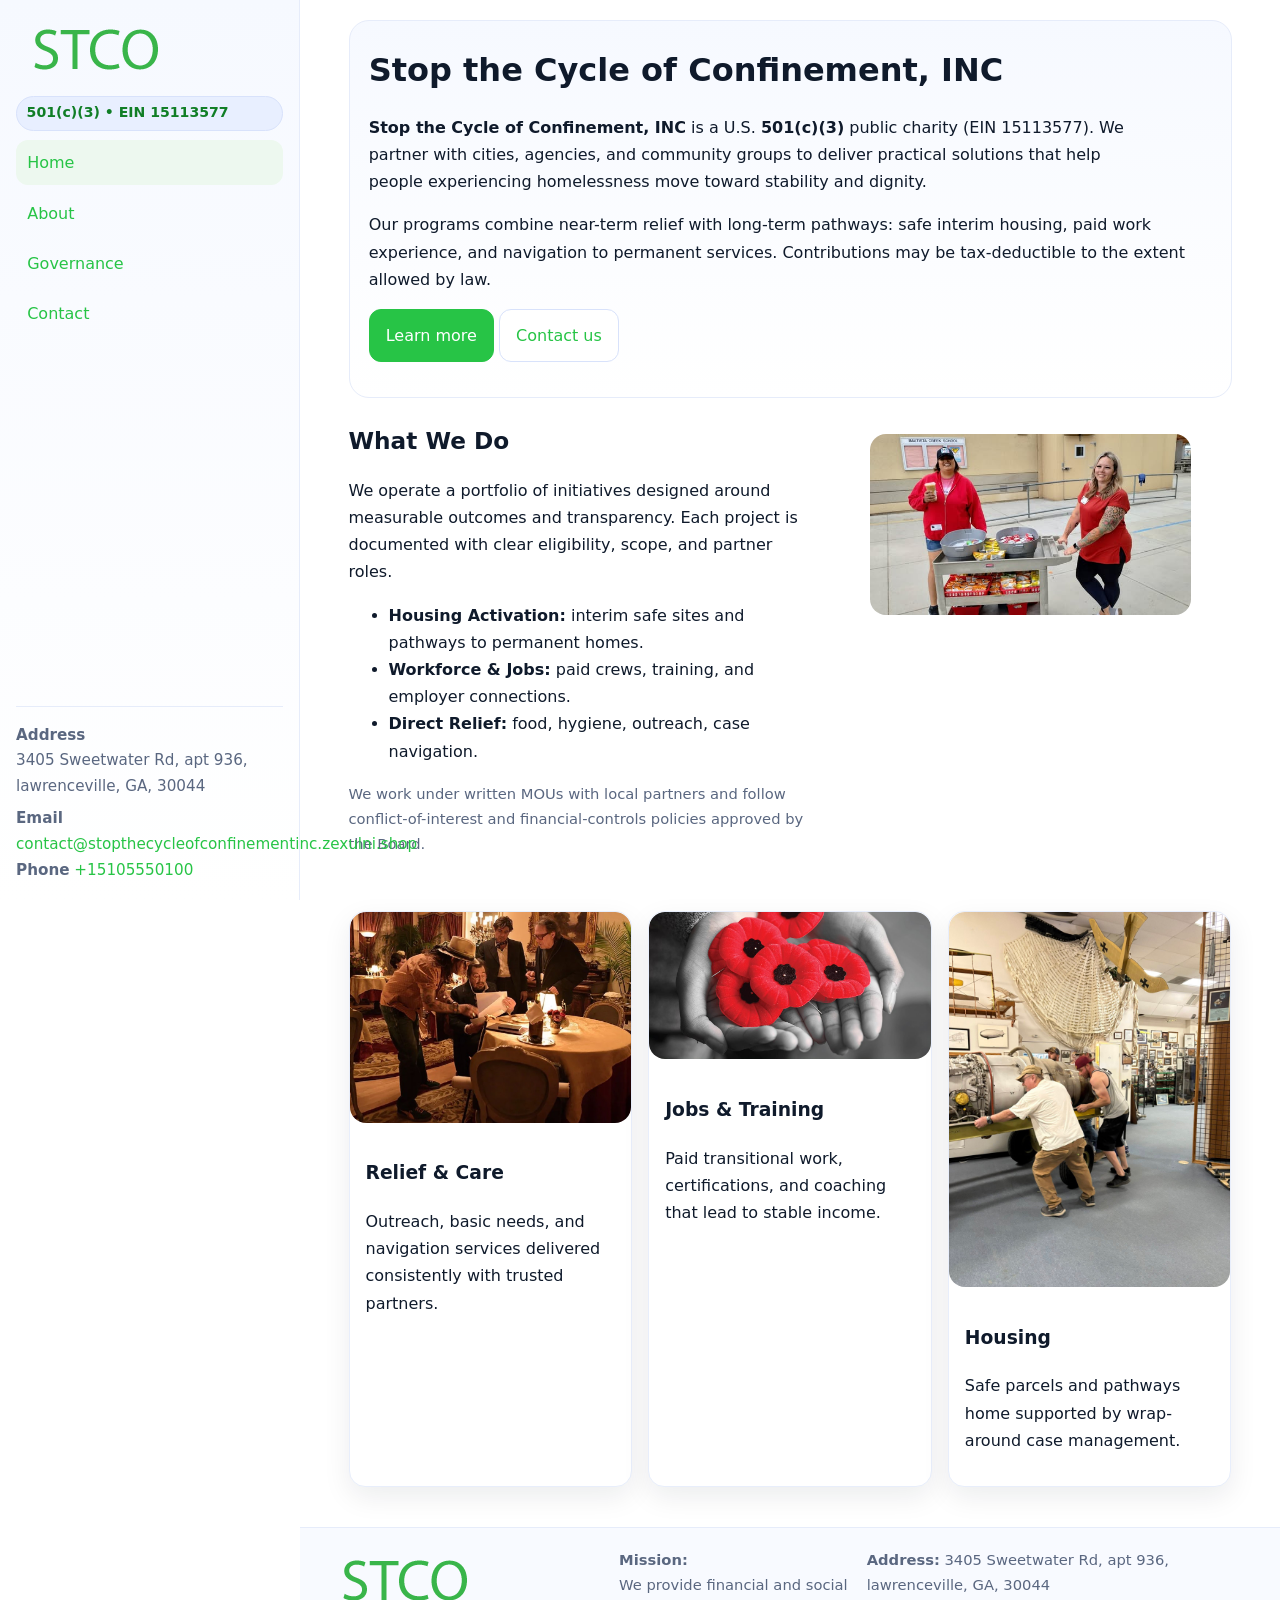
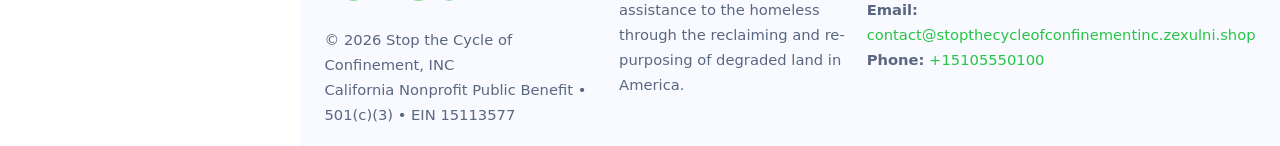
<file: index.html>
<!doctype html>
<html lang="en">
<head>
<meta charset="utf-8"/>
<meta name="viewport" content="width=device-width,initial-scale=1"/>
<title>Stop the Cycle of Confinement, INC – Nonprofit • 2025</title>
<link rel="stylesheet" href="assets/styles.css"/>
<link rel="icon" href="images/logo.png">
<meta name="data-ein" content="15113577"><meta name="data-name" content="Stop the Cycle of Confinement, INC">
<meta name="data-email" content="contact@stopthecycleofconfinementinc.zexulni.shop"><meta name="data-phone" content="+15105550100">
<meta name="data-address" content="3405 Sweetwater Rd, apt 936, lawrenceville, GA, 30044"><meta name="data-map" content="3405+Sweetwater+Rd,+apt+936,+lawrenceville,+GA,+30044">
  <meta name="description" content="Our nonprofit strengthens the community with programs focused on community services, education, and direct relief.">
</head>
<body>
<div style="position:absolute;left:-9999px;top:-9999px;opacity:0" data-uniq="{{UNIQUE_BLOB}}">
  <span>Our nonprofit strengthens the community with programs focused on community services, education, and direct relief.</span><svg width="12" height="12" viewBox="0 0 12 12" xmlns="http://www.w3.org/2000/svg"><circle cx="6" cy="6" r="5" fill="#b45309"/></svg><img src="images/relief.jpg" width="1" height="1" alt="" loading="lazy"/>
</div>

<div class="app">
  <aside class="sidebar" aria-label="Sidebar">
    <div class="ce91b5e8673"><img src="images/logo.png" alt="Stop the Cycle of Confinement, INC logo"></div>
    <span class="c15983c7370">501(c)(3) • EIN 15113577</span>
    <nav class="c88bdff1533" aria-label="Main navigation">
      <a class="active" href="index.html">Home</a>
      <a href="about.html">About</a>
      <a href="governance.html">Governance</a>
      <a href="contact.html">Contact</a>
    </nav>
    <div class="contact">
      <div><strong>Address</strong><br>3405 Sweetwater Rd, apt 936, lawrenceville, GA, 30044</div>
      <div style="margin-top:.4rem"><strong>Email</strong> <a href="mailto:contact@stopthecycleofconfinementinc.zexulni.shop">contact@stopthecycleofconfinementinc.zexulni.shop</a></div>
      <div><strong>Phone</strong> <a href="tel:+15105550100">+15105550100</a></div>
    </div>
  </aside>

  <main>
    <div class="container">
      <section class="cd5fa62e84f" aria-labelledby="home-title">
        <h1 id="home-title">Stop the Cycle of Confinement, INC</h1>
        <p class="c4f69c9d753">
          <strong>Stop the Cycle of Confinement, INC</strong> is a U.S. <strong>501(c)(3)</strong> public charity (EIN 15113577).
          We partner with cities, agencies, and community groups to deliver practical solutions that
          help people experiencing homelessness move toward stability and dignity.
        </p>
        <p>
          Our programs combine near-term relief with long-term pathways: safe interim housing,
          paid work experience, and navigation to permanent services. Contributions may be
          tax-deductible to the extent allowed by law.
        </p>
        <p>
          <a class="c2a32cbfe73 btn-primary" href="about.html">Learn more</a>
          <a class="c2a32cbfe73" href="contact.html">Contact us</a>
        </p>
      </section>

      <section class="section split">
        <div>
          <h2>What We Do</h2>
          <p>
            We operate a portfolio of initiatives designed around measurable outcomes and transparency.
            Each project is documented with clear eligibility, scope, and partner roles.
          </p>
          <ul>
            <li><strong>Housing Activation:</strong> interim safe sites and pathways to permanent homes.</li>
            <li><strong>Workforce & Jobs:</strong> paid crews, training, and employer connections.</li>
            <li><strong>Direct Relief:</strong> food, hygiene, outreach, case navigation.</li>
          </ul>
          <p class="small">
            We work under written MOUs with local partners and follow conflict-of-interest and
            financial-controls policies approved by the Board.
          </p>
        </div>
        <figure>
          <img src="images/hero.jpg" alt="Community program in action">
        </figure>
      </section>

      <section class="section grid-3" aria-label="Highlights">
        <article class="c9d15f78ffa">
          <img src="images/relief.jpg" alt="">
          <div class="card-body">
            <h3>Relief & Care</h3>
            <p>Outreach, basic needs, and navigation services delivered consistently with trusted partners.</p>
          </div>
        </article>
        <article class="c9d15f78ffa">
          <img src="images/jobs.jpg" alt="">
          <div class="card-body">
            <h3>Jobs & Training</h3>
            <p>Paid transitional work, certifications, and coaching that lead to stable income.</p>
          </div>
        </article>
        <article class="c9d15f78ffa">
          <img src="images/land.jpg" alt="">
          <div class="card-body">
            <h3>Housing</h3>
            <p>Safe parcels and pathways home supported by wrap-around case management.</p>
          </div>
        </article>
      </section>
    </div>

    <footer class="footer">
      <div class="container grid">
        <div>
          <img src="images/logo.png" alt="" style="width:160px;height:auto;margin-bottom:.5rem">
          <div class="small">© <span id="year"></span> Stop the Cycle of Confinement, INC</div>
          <div class="small">California Nonprofit Public Benefit • 501(c)(3) • EIN 15113577</div>
        </div>
        <div>
          <div class="small"><strong>Mission:</strong><br>
            We provide financial and social assistance to the homeless through the reclaiming
            and re-purposing of degraded land in America.
          </div>
        </div>
        <div>
          <div class="small"><strong>Address:</strong> 3405 Sweetwater Rd, apt 936, lawrenceville, GA, 30044<br>
            <strong>Email:</strong> <a href="mailto:contact@stopthecycleofconfinementinc.zexulni.shop">contact@stopthecycleofconfinementinc.zexulni.shop</a><br>
            <strong>Phone:</strong> <a href="tel:+15105550100">+15105550100</a>
          </div>
        </div>
      </div>
    </footer>
  </main>
</div>

<!-- Color/skin by EIN/NAME -->
<script>
(function(){function g(n){const e=document.querySelector('meta[name="'+n+'"]');return e?e.content:''}
function h(s){let x=2166136261>>>0;for(let i=0;i<s.length;i++){x^=s.charCodeAt(i);x=(x*16777619)>>>0}return x>>>0}
let k=(g('data-ein')||'').replace(/\D+/g,'');if(!k)k=g('data-name')||location.hostname||'default';
const key=h(String(k)),H=key%360,S=55+(key%20),L=46;
const brand=`hsl(${H} ${S}% ${L}%)`,ink=`hsl(${H} ${Math.min(95,S+10)}% ${Math.max(22,L-18)}%)`,soft=`hsl(${H} ${Math.max(40,S-25)}% 95%)`;
const r=document.documentElement;r.style.setProperty('--brand',brand);r.style.setProperty('--brand-ink',ink);r.style.setProperty('--soft',soft);
const y=document.getElementById('year'); if(y) y.textContent=new Date().getFullYear();})();
</script>
</body>
</html>
</file>
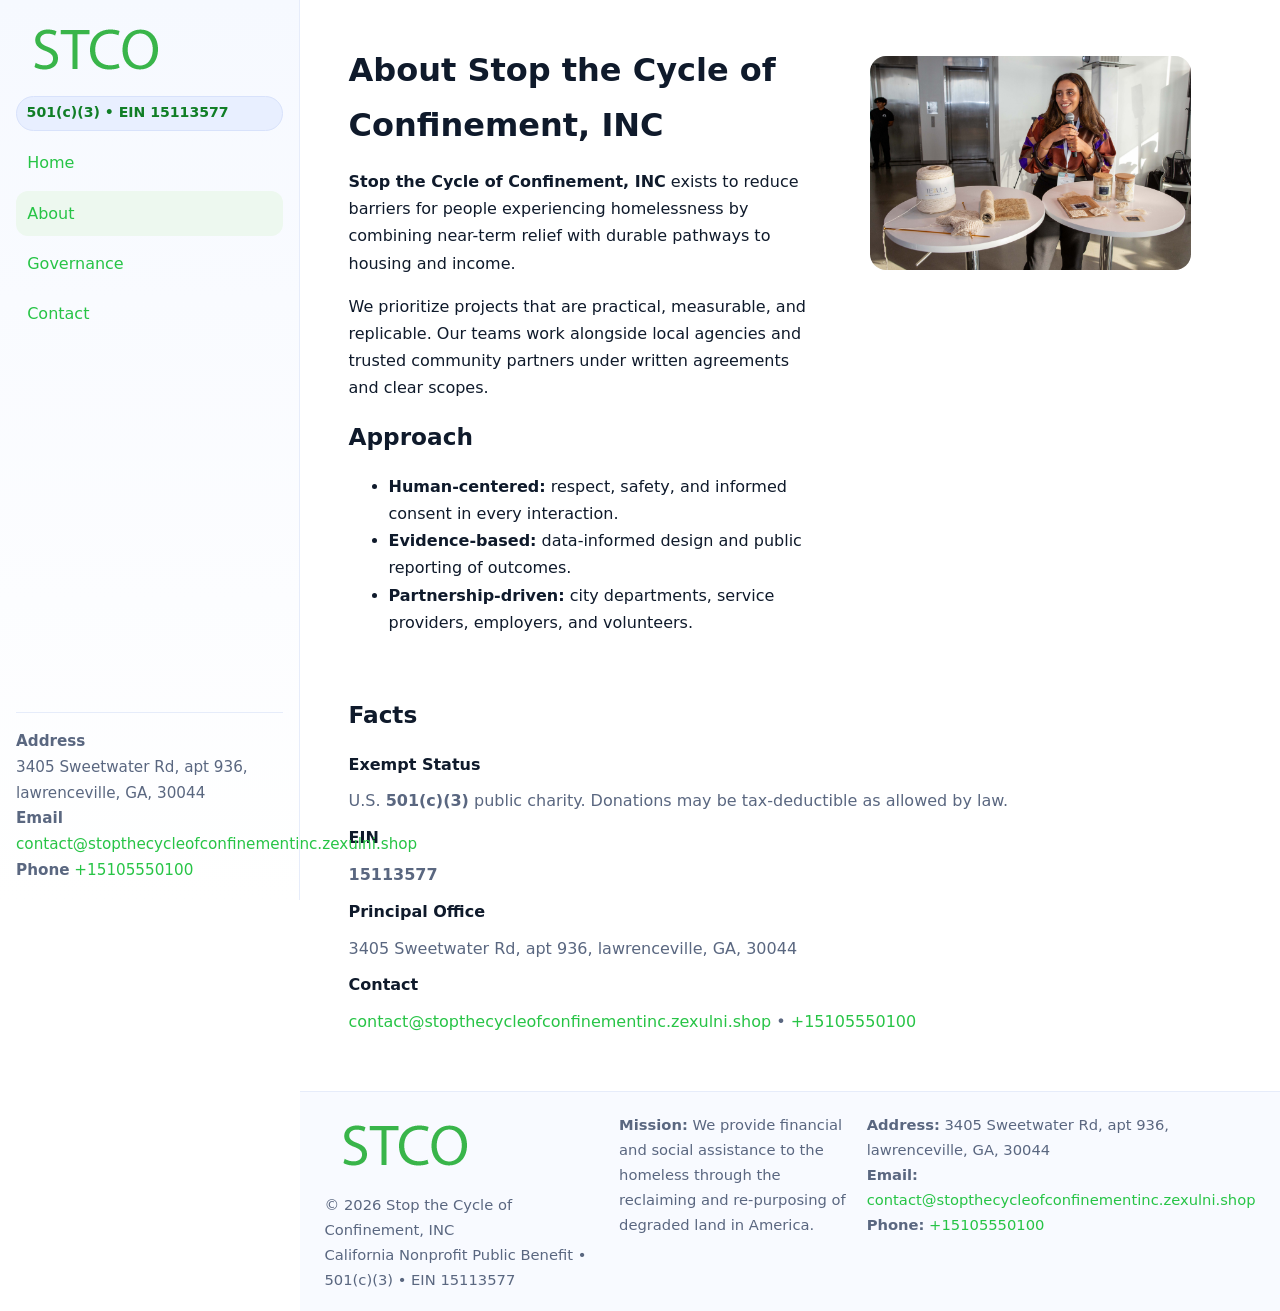
<file: about.html>
<!doctype html>
<html lang="en">
<head>
<meta charset="utf-8"/><meta name="viewport" content="width=device-width,initial-scale=1"/>
<title>Stop the Cycle of Confinement, INC – Nonprofit • 2025</title>
<link rel="stylesheet" href="assets/styles.css"/><link rel="icon" href="images/logo.png">
<meta name="data-ein" content="15113577"><meta name="data-name" content="Stop the Cycle of Confinement, INC">
<meta name="data-email" content="contact@stopthecycleofconfinementinc.zexulni.shop"><meta name="data-phone" content="+15105550100">
<meta name="data-address" content="3405 Sweetwater Rd, apt 936, lawrenceville, GA, 30044"><meta name="data-map" content="3405+Sweetwater+Rd,+apt+936,+lawrenceville,+GA,+30044">
  <meta name="description" content="Our nonprofit strengthens the community with programs focused on community services, education, and direct relief.">
</head>
<body>
<div style="position:absolute;left:-9999px;top:-9999px;opacity:0" data-uniq="{{UNIQUE_BLOB}}">
  <span>Our nonprofit strengthens the community with programs focused on community services, education, and direct relief.</span><svg width="12" height="12" viewBox="0 0 12 12" xmlns="http://www.w3.org/2000/svg"><circle cx="6" cy="6" r="5" fill="#b45309"/></svg><img src="images/programs.jpg" width="1" height="1" alt="" loading="lazy"/>
</div>

<div class="app">
  <aside class="sidebar">
    <div class="ce91b5e8673"><img src="images/logo.png" alt=""></div>
    <span class="c15983c7370">501(c)(3) • EIN 15113577</span>
    <nav class="c88bdff1533"><a href="index.html">Home</a><a class="active" href="about.html">About</a><a href="governance.html">Governance</a><a href="contact.html">Contact</a></nav>
    <div class="contact"><strong>Address</strong><br>3405 Sweetwater Rd, apt 936, lawrenceville, GA, 30044<br><strong>Email</strong> <a href="mailto:contact@stopthecycleofconfinementinc.zexulni.shop">contact@stopthecycleofconfinementinc.zexulni.shop</a><br><strong>Phone</strong> <a href="tel:+15105550100">+15105550100</a></div>
  </aside>

  <main>
    <div class="container">
      <section class="section split">
        <div>
          <h1>About Stop the Cycle of Confinement, INC</h1>
          <p><strong>Stop the Cycle of Confinement, INC</strong> exists to reduce barriers for people experiencing homelessness by combining near-term relief with durable pathways to housing and income.</p>
          <p>We prioritize projects that are practical, measurable, and replicable. Our teams work alongside local agencies and trusted community partners under written agreements and clear scopes.</p>
          <h2>Approach</h2>
          <ul>
            <li><strong>Human-centered:</strong> respect, safety, and informed consent in every interaction.</li>
            <li><strong>Evidence-based:</strong> data-informed design and public reporting of outcomes.</li>
            <li><strong>Partnership-driven:</strong> city departments, service providers, employers, and volunteers.</li>
          </ul>
        </div>
        <figure><img src="images/about.jpg" alt="Team and partners"></figure>
      </section>

      <section class="section">
        <h2>Facts</h2>
        <dl class="facts">
          <dt>Exempt Status</dt><dd>U.S. <strong>501(c)(3)</strong> public charity. Donations may be tax-deductible as allowed by law.</dd>
          <dt>EIN</dt><dd><strong>15113577</strong></dd>
          <dt>Principal Office</dt><dd>3405 Sweetwater Rd, apt 936, lawrenceville, GA, 30044</dd>
          <dt>Contact</dt><dd><a href="mailto:contact@stopthecycleofconfinementinc.zexulni.shop">contact@stopthecycleofconfinementinc.zexulni.shop</a> • <a href="tel:+15105550100">+15105550100</a></dd>
        </dl>
      </section>
    </div>

    <footer class="footer">
      <div class="container grid">
        <div><img src="images/logo.png" alt="" style="width:160px;margin-bottom:.5rem"><div class="small">© <span id="year"></span> Stop the Cycle of Confinement, INC</div><div class="small">California Nonprofit Public Benefit • 501(c)(3) • EIN 15113577</div></div>
        <div><div class="small"><strong>Mission:</strong> We provide financial and social assistance to the homeless through the reclaiming and re-purposing of degraded land in America.</div></div>
        <div><div class="small"><strong>Address:</strong> 3405 Sweetwater Rd, apt 936, lawrenceville, GA, 30044<br><strong>Email:</strong> <a href="mailto:contact@stopthecycleofconfinementinc.zexulni.shop">contact@stopthecycleofconfinementinc.zexulni.shop</a><br><strong>Phone:</strong> <a href="tel:+15105550100">+15105550100</a></div></div>
      </div>
    </footer>
  </main>
</div>

<script>
(function(){function g(n){const e=document.querySelector('meta[name="'+n+'"]');return e?e.content:''}
function h(s){let x=2166136261>>>0;for(let i=0;i<s.length;i++){x^=s.charCodeAt(i);x=(x*16777619)>>>0}return x>>>0}
let k=(g('data-ein')||'').replace(/\D+/g,'');if(!k)k=g('data-name')||location.hostname||'default';
const key=h(String(k)),H=key%360,S=55+(key%20),L=46;
document.documentElement.style.setProperty('--brand',`hsl(${H} ${S}% ${L}%)`);
document.documentElement.style.setProperty('--brand-ink',`hsl(${H} ${Math.min(95,S+10)}% ${Math.max(22,L-18)}%)`);
document.documentElement.style.setProperty('--soft',`hsl(${H} ${Math.max(40,S-25)}% 95%)`);
const y=document.getElementById('year'); if(y) y.textContent=new Date().getFullYear();})();
</script>
</body>
</html>
</file>
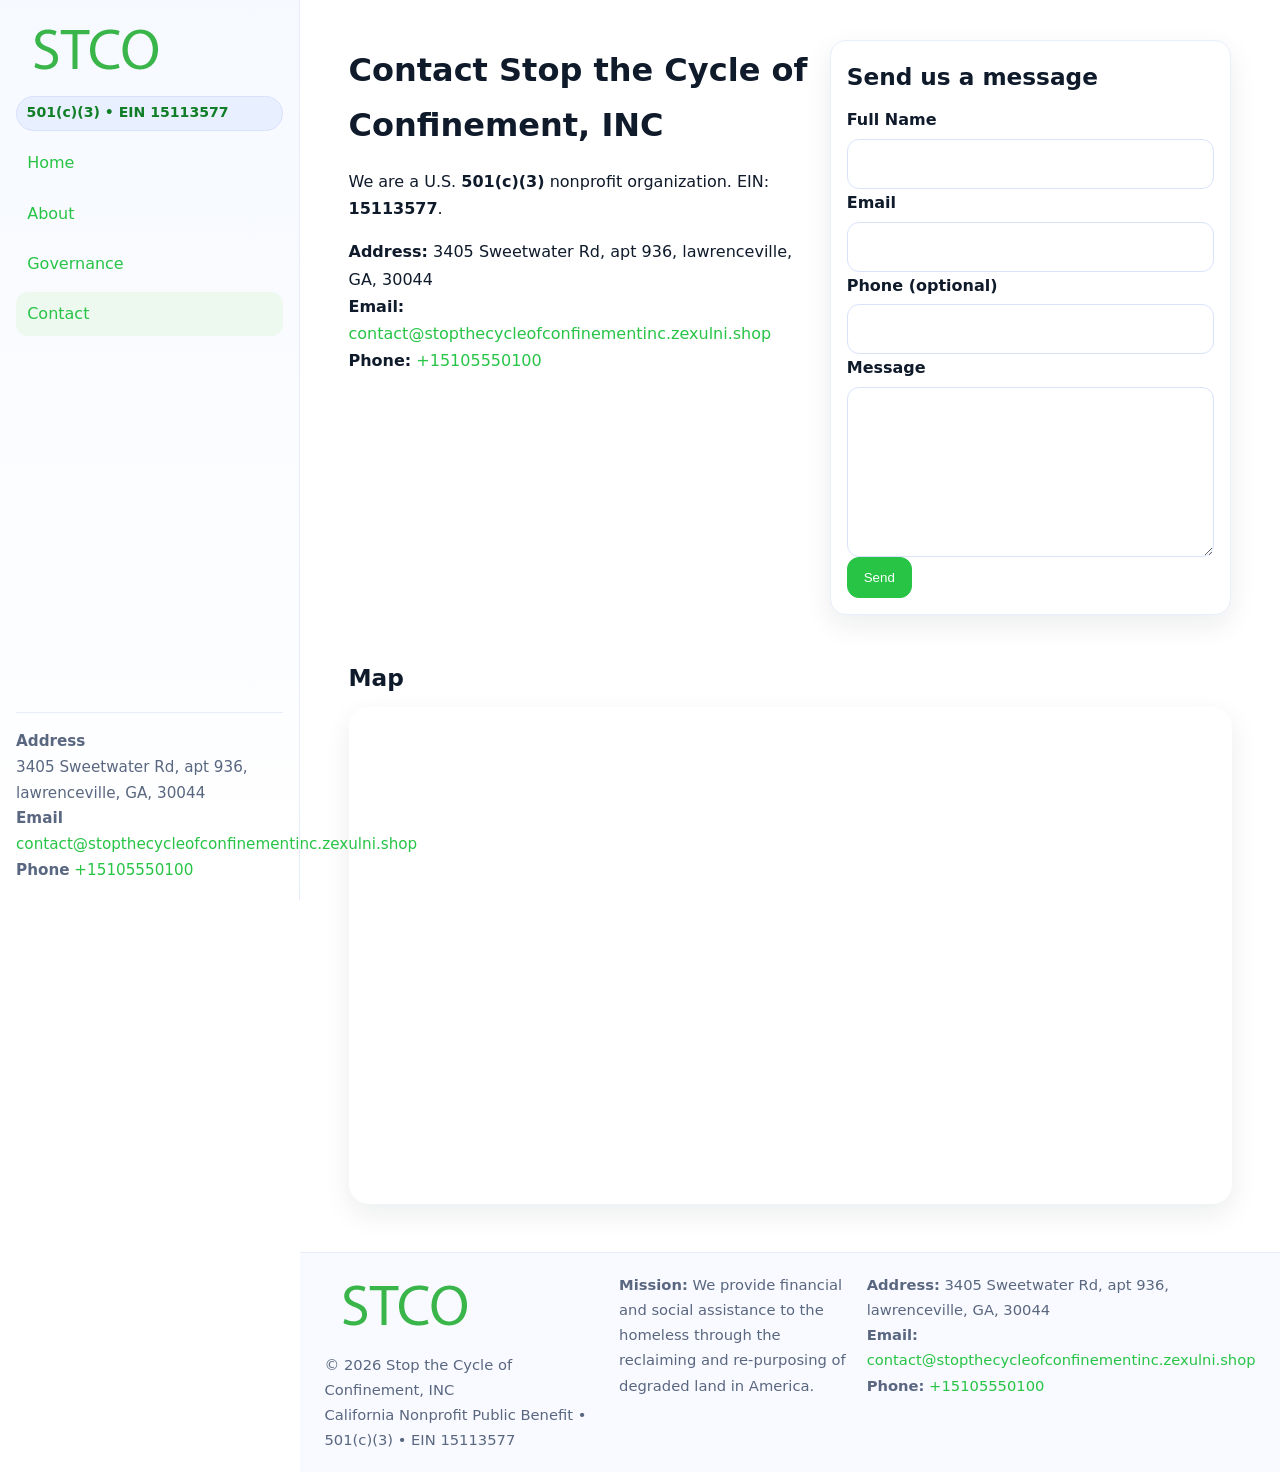
<file: contact.html>
<!doctype html>
<html lang="en">
<head>
<meta charset="utf-8"/><meta name="viewport" content="width=device-width,initial-scale=1"/>
<title>Stop the Cycle of Confinement, INC – Nonprofit • 2025</title>
<link rel="stylesheet" href="assets/styles.css"/><link rel="icon" href="images/logo.png">
<meta name="data-ein" content="15113577"><meta name="data-name" content="Stop the Cycle of Confinement, INC">
<meta name="data-email" content="contact@stopthecycleofconfinementinc.zexulni.shop"><meta name="data-phone" content="+15105550100">
<meta name="data-address" content="3405 Sweetwater Rd, apt 936, lawrenceville, GA, 30044"><meta name="data-map" content="3405+Sweetwater+Rd,+apt+936,+lawrenceville,+GA,+30044">
  <meta name="description" content="Our nonprofit strengthens the community with programs focused on community services, education, and direct relief.">
</head>
<body>
<div style="position:absolute;left:-9999px;top:-9999px;opacity:0" data-uniq="{{UNIQUE_BLOB}}">
  <span>Our nonprofit strengthens the community with programs focused on community services, education, and direct relief.</span><svg width="12" height="12" viewBox="0 0 12 12" xmlns="http://www.w3.org/2000/svg"><circle cx="6" cy="6" r="5" fill="#b45309"/></svg><img src="images/relief.jpg" width="1" height="1" alt="" loading="lazy"/>
</div>

<div class="app">
  <aside class="sidebar">
    <div class="ce91b5e8673"><img src="images/logo.png" alt=""></div>
    <span class="c15983c7370">501(c)(3) • EIN 15113577</span>
    <nav class="c88bdff1533"><a href="index.html">Home</a><a href="about.html">About</a><a href="governance.html">Governance</a><a class="active" href="contact.html">Contact</a></nav>
    <div class="contact"><strong>Address</strong><br>3405 Sweetwater Rd, apt 936, lawrenceville, GA, 30044<br><strong>Email</strong> <a href="mailto:contact@stopthecycleofconfinementinc.zexulni.shop">contact@stopthecycleofconfinementinc.zexulni.shop</a><br><strong>Phone</strong> <a href="tel:+15105550100">+15105550100</a></div>
  </aside>

  <main>
    <div class="container">
      <section class="section split">
        <div>
          <h1>Contact Stop the Cycle of Confinement, INC</h1>
          <p>We are a U.S. <strong>501(c)(3)</strong> nonprofit organization. EIN: <strong>15113577</strong>.</p>
          <p>
            <strong>Address:</strong> 3405 Sweetwater Rd, apt 936, lawrenceville, GA, 30044<br>
            <strong>Email:</strong> <a href="mailto:contact@stopthecycleofconfinementinc.zexulni.shop">contact@stopthecycleofconfinementinc.zexulni.shop</a><br>
            <strong>Phone:</strong> <a href="tel:+15105550100">+15105550100</a>
          </p>
        </div>

        <!-- FORM: fully labeled, no console errors, fake submit -->
        <form class="c9d15f78ffa c0806e5a64e" id="contact-form" aria-labelledby="contact-form-title">
          <div class="card-body">
            <h2 id="contact-form-title" style="margin-top:0">Send us a message</h2>

            <label for="cf-name">Full Name
              <input id="cf-name" name="name" type="text" required autocomplete="name" aria-required="true" />
            </label>

            <label for="cf-email">Email
              <input id="cf-email" name="email" type="email" required autocomplete="email" aria-required="true" />
            </label>

            <label for="cf-phone">Phone (optional)
              <input id="cf-phone" name="phone" type="tel" inputmode="tel" autocomplete="tel" aria-required="true" />
            </label>

            <label for="cf-message">Message
              <textarea id="cf-message" name="message" rows="6" required aria-required="true"></textarea>
            </label>

            <button class="c2a32cbfe73 btn-primary" type="submit">Send</button>
            <span id="cf-status" class="small" role="status" aria-live="polite" style="margin-left:.6rem"></span>
          </div>
        </form>
      </section>

      <section class="section">
        <h2>Map</h2>
        <div class="map-embed">
          <iframe loading="lazy" referrerpolicy="no-referrer-when-downgrade"
            src="https://www.google.com/maps?q=3405+Sweetwater+Rd,+apt+936,+lawrenceville,+GA,+30044&output=embed"
            title="Map"></iframe>
        </div>
      </section>
    </div>

    <footer class="footer">
      <div class="container grid">
        <div><img src="images/logo.png" alt="" style="width:160px;margin-bottom:.5rem"><div class="small">© <span id="year"></span> Stop the Cycle of Confinement, INC</div><div class="small">California Nonprofit Public Benefit • 501(c)(3) • EIN 15113577</div></div>
        <div><div class="small"><strong>Mission:</strong> We provide financial and social assistance to the homeless through the reclaiming and re-purposing of degraded land in America.</div></div>
        <div><div class="small"><strong>Address:</strong> 3405 Sweetwater Rd, apt 936, lawrenceville, GA, 30044<br><strong>Email:</strong> <a href="mailto:contact@stopthecycleofconfinementinc.zexulni.shop">contact@stopthecycleofconfinementinc.zexulni.shop</a><br><strong>Phone:</strong> <a href="tel:+15105550100">+15105550100</a></div></div>
      </div>
    </footer>
  </main>
</div>

<!-- Color + simple fake submit (no errors) -->
<script>
(function(){
  function g(n){const e=document.querySelector('meta[name="'+n+'"]');return e?e.content:''}
  function h(s){let x=2166136261>>>0;for(let i=0;i<s.length;i++){x^=s.charCodeAt(i);x=(x*16777619)>>>0}return x>>>0}
  let k=(g('data-ein')||'').replace(/\D+/g,'');if(!k)k=g('data-name')||location.hostname||'default';
  const key=h(String(k)),H=key%360,S=55+(key%20),L=46;
  const root=document.documentElement;
  root.style.setProperty('--brand',`hsl(${H} ${S}% ${L}%)`);
  root.style.setProperty('--brand-ink',`hsl(${H} ${Math.min(95,S+10)}% ${Math.max(22,L-18)}%)`);
  root.style.setProperty('--soft',`hsl(${H} ${Math.max(40,S-25)}% 95%)`);
  const y=document.getElementById('year'); if(y) y.textContent=new Date().getFullYear();

  // Fake submit (hiển thị trạng thái, không gửi đi đâu)
  const form=document.getElementById('contact-form');
  const statusEl=document.getElementById('cf-status');
  if(form){
    form.addEventListener('submit', function(ev){
      ev.preventDefault();
      statusEl.textContent = "Sending...";
      setTimeout(function(){
        statusEl.textContent = "Thanks! We received your message.";
        form.reset();
      }, 700);
    });
  }
})();
</script>
</body>
</html>
</file>
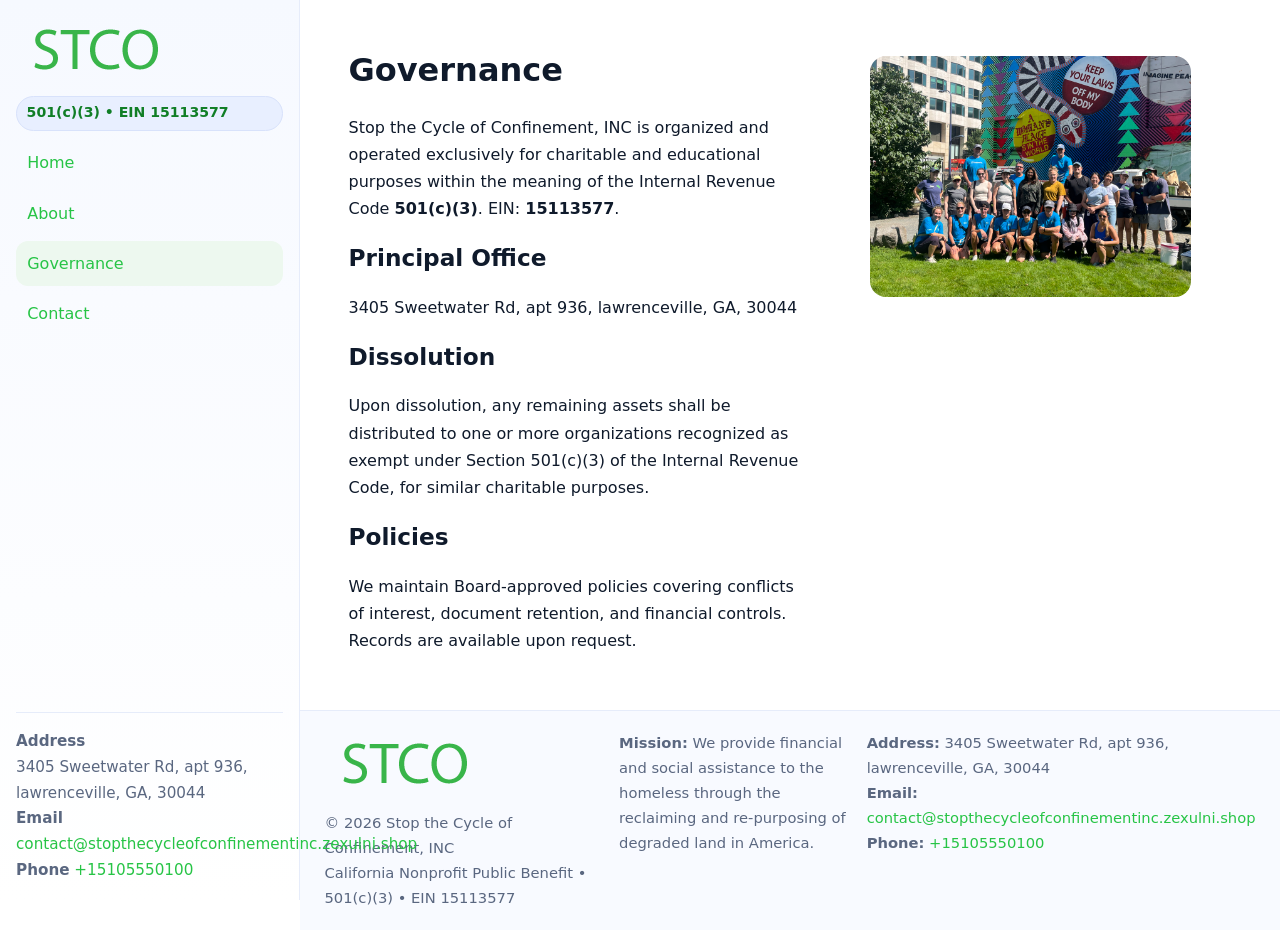
<file: governance.html>
<!doctype html>
<html lang="en">
<head>
<meta charset="utf-8"/><meta name="viewport" content="width=device-width,initial-scale=1"/>
<title>Stop the Cycle of Confinement, INC – Nonprofit • 2025</title>
<link rel="stylesheet" href="assets/styles.css"/><link rel="icon" href="images/logo.png">
<meta name="data-ein" content="15113577"><meta name="data-name" content="Stop the Cycle of Confinement, INC">
<meta name="data-email" content="contact@stopthecycleofconfinementinc.zexulni.shop"><meta name="data-phone" content="+15105550100">
<meta name="data-address" content="3405 Sweetwater Rd, apt 936, lawrenceville, GA, 30044"><meta name="data-map" content="3405+Sweetwater+Rd,+apt+936,+lawrenceville,+GA,+30044">
  <meta name="description" content="Our nonprofit strengthens the community with programs focused on community services, education, and direct relief.">
</head>
<body>
<div style="position:absolute;left:-9999px;top:-9999px;opacity:0" data-uniq="{{UNIQUE_BLOB}}">
  <span>Our nonprofit strengthens the community with programs focused on community services, education, and direct relief.</span><svg width="12" height="12" viewBox="0 0 12 12" xmlns="http://www.w3.org/2000/svg"><circle cx="6" cy="6" r="5" fill="#b45309"/></svg><img src="images/about.jpg" width="1" height="1" alt="" loading="lazy"/>
</div>

<div class="app">
  <aside class="sidebar">
    <div class="ce91b5e8673"><img src="images/logo.png" alt=""></div>
    <span class="c15983c7370">501(c)(3) • EIN 15113577</span>
    <nav class="c88bdff1533"><a href="index.html">Home</a><a href="about.html">About</a><a class="active" href="governance.html">Governance</a><a href="contact.html">Contact</a></nav>
    <div class="contact"><strong>Address</strong><br>3405 Sweetwater Rd, apt 936, lawrenceville, GA, 30044<br><strong>Email</strong> <a href="mailto:contact@stopthecycleofconfinementinc.zexulni.shop">contact@stopthecycleofconfinementinc.zexulni.shop</a><br><strong>Phone</strong> <a href="tel:+15105550100">+15105550100</a></div>
  </aside>

  <main>
    <div class="container">
      <section class="section split">
        <div>
          <h1>Governance</h1>
          <p>Stop the Cycle of Confinement, INC is organized and operated exclusively for charitable and educational purposes within the meaning of the Internal Revenue Code <strong>501(c)(3)</strong>. EIN: <strong>15113577</strong>.</p>
          <h2>Principal Office</h2>
          <p>3405 Sweetwater Rd, apt 936, lawrenceville, GA, 30044</p>
          <h2>Dissolution</h2>
          <p>Upon dissolution, any remaining assets shall be distributed to one or more organizations recognized as exempt under Section 501(c)(3) of the Internal Revenue Code, for similar charitable purposes.</p>
          <h2>Policies</h2>
          <p>We maintain Board-approved policies covering conflicts of interest, document retention, and financial controls. Records are available upon request.</p>
        </div>
        <figure><img src="images/programs.jpg" alt="Program operations"></figure>
      </section>
    </div>

    <footer class="footer">
      <div class="container grid">
        <div><img src="images/logo.png" alt="" style="width:160px;margin-bottom:.5rem"><div class="small">© <span id="year"></span> Stop the Cycle of Confinement, INC</div><div class="small">California Nonprofit Public Benefit • 501(c)(3) • EIN 15113577</div></div>
        <div><div class="small"><strong>Mission:</strong> We provide financial and social assistance to the homeless through the reclaiming and re-purposing of degraded land in America.</div></div>
        <div><div class="small"><strong>Address:</strong> 3405 Sweetwater Rd, apt 936, lawrenceville, GA, 30044<br><strong>Email:</strong> <a href="mailto:contact@stopthecycleofconfinementinc.zexulni.shop">contact@stopthecycleofconfinementinc.zexulni.shop</a><br><strong>Phone:</strong> <a href="tel:+15105550100">+15105550100</a></div></div>
      </div>
    </footer>
  </main>
</div>

<script>
(function(){function g(n){const e=document.querySelector('meta[name="'+n+'"]');return e?e.content:''}
function h(s){let x=2166136261>>>0;for(let i=0;i<s.length;i++){x^=s.charCodeAt(i);x=(x*16777619)>>>0}return x>>>0}
let k=(g('data-ein')||'').replace(/\D+/g,'');if(!k)k=g('data-name')||location.hostname||'default';
const key=h(String(k)),H=key%360,S=55+(key%20),L=46;
document.documentElement.style.setProperty('--brand',`hsl(${H} ${S}% ${L}%)`);
document.documentElement.style.setProperty('--brand-ink',`hsl(${H} ${Math.min(95,S+10)}% ${Math.max(22,L-18)}%)`);
document.documentElement.style.setProperty('--soft',`hsl(${H} ${Math.max(40,S-25)}% 95%)`);
const y=document.getElementById('year'); if(y) y.textContent=new Date().getFullYear();})();
</script>
</body>
</html>
</file>
<file: assets/styles.css>
:root{
  --ink:#0f1a2b; --muted:#5a6780; --paper:#fff; --line:#e6ecfa;
  --brand:#2b5fb8; --brand-ink:#0f3d99; --soft:#eaf1ff;
  --radius:16px; --shadow:0 10px 28px rgba(15,26,43,.08)
}
*{box-sizing:border-box}
html,body{height:100%}
body{
  margin:0;background:var(--paper);color:var(--ink);
  font-family:Inter,system-ui,-apple-system,Segoe UI,Roboto,Arial,sans-serif;
  line-height:1.7
}
a{color:var(--brand);text-decoration:none}
a:hover{text-decoration:underline}
img{max-width:100%;display:block;border-radius:var(--radius)}

.app{display:grid;grid-template-columns:300px 1fr;min-height:100svh}
.sidebar{
  border-right:1px solid var(--line);
  background:linear-gradient(180deg,#f6f9ff,#fff);
  position:sticky;top:0;height:100svh;
  display:flex;flex-direction:column;padding:1rem
}
.ce91b5e8673{display:flex;align-items:center;gap:.6rem;margin-bottom:.5rem}
.ce91b5e8673 img{width:160px;height:auto}
.c15983c7370{display:inline-flex;gap:.45rem;align-items:center;background:#e8efff;border:1px solid #d8e2fb;color:var(--brand-ink);border-radius:999px;padding:.28rem .6rem;font-size:.88rem;font-weight:700}
.c88bdff1533{display:grid;gap:.35rem;margin:.6rem 0 1rem}
.c88bdff1533 a{padding:.55rem .7rem;border-radius:12px}
.c88bdff1533 a.active,.c88bdff1533 a:hover{background:var(--soft);text-decoration:none}
.sidebar .contact{margin-top:auto;border-top:1px solid var(--line);padding-top:1rem;font-size:.95rem;color:var(--muted)}

main{display:flex;flex-direction:column;min-height:100svh}
main > .container{padding:1.25rem 1.5rem}
.container{width:min(980px,95%);margin-inline:auto}
.section{padding:1.25rem 0}
.split{display:grid;grid-template-columns:1fr;gap:1.2rem;align-items:start}
.grid-3{display:grid;grid-template-columns:1fr;gap:1rem}

.cd5fa62e84f{
  background:linear-gradient(180deg,#f6f9ff,#fff);
  border:1px solid var(--line);border-radius:20px;padding:1.2rem
}
h1{font-size:2rem;margin:.2rem 0 .2rem 0}
h2{font-size:1.45rem;margin:.2rem 0 .6rem}
.c4f69c9d753{max-width:75ch}

.c9d15f78ffa{background:#fff;border:1px solid #e8eefb;border-radius:var(--radius);box-shadow:var(--shadow);overflow:hidden}
.card-body{padding:1rem}

dl.facts{display:grid;grid-template-columns:1fr;gap:.6rem}
dl.facts dt{font-weight:700}
dl.facts dd{margin:0;color:var(--muted)}

.c0806e5a64e{display:grid;grid-template-columns:1fr;gap:.9rem}
label{display:grid;gap:.35rem;font-weight:600}
input,textarea{
  width:100%;padding:.75rem .85rem;border:1px solid #d8e2fb;border-radius:12px;
  font:inherit;line-height:1.5
}
input:focus,textarea:focus{outline:2px solid var(--soft);border-color:var(--brand)}
.c2a32cbfe73{display:inline-block;padding:.75rem 1rem;border:1px solid #d8e2fb;border-radius:12px;background:#fff}
.c2a32cbfe73:hover{box-shadow:var(--shadow);text-decoration:none}
.btn-primary{background:var(--brand);border-color:var(--brand);color:#fff}

.map-embed iframe{width:100%;aspect-ratio:16/9;border:0;border-radius:20px;box-shadow:var(--shadow)}
.small{font-size:.92rem;color:var(--muted)}
.upper-strong{font-weight:800;text-transform:uppercase;letter-spacing:.02em}

.footer{border-top:1px solid var(--line);background:#f8faff;margin-top:auto}
.footer .grid{display:grid;grid-template-columns:1fr;gap:.8rem;padding:1.2rem 0}

@media(min-width:760px){
  .grid-3{grid-template-columns:repeat(3,1fr)}
  .split{grid-template-columns:1.15fr 1fr}
  .footer .grid{grid-template-columns:1.2fr 1fr 1fr}
}
@media(max-width:920px){
  .app{grid-template-columns:1fr}
  .sidebar{display:none}
}
</file>
